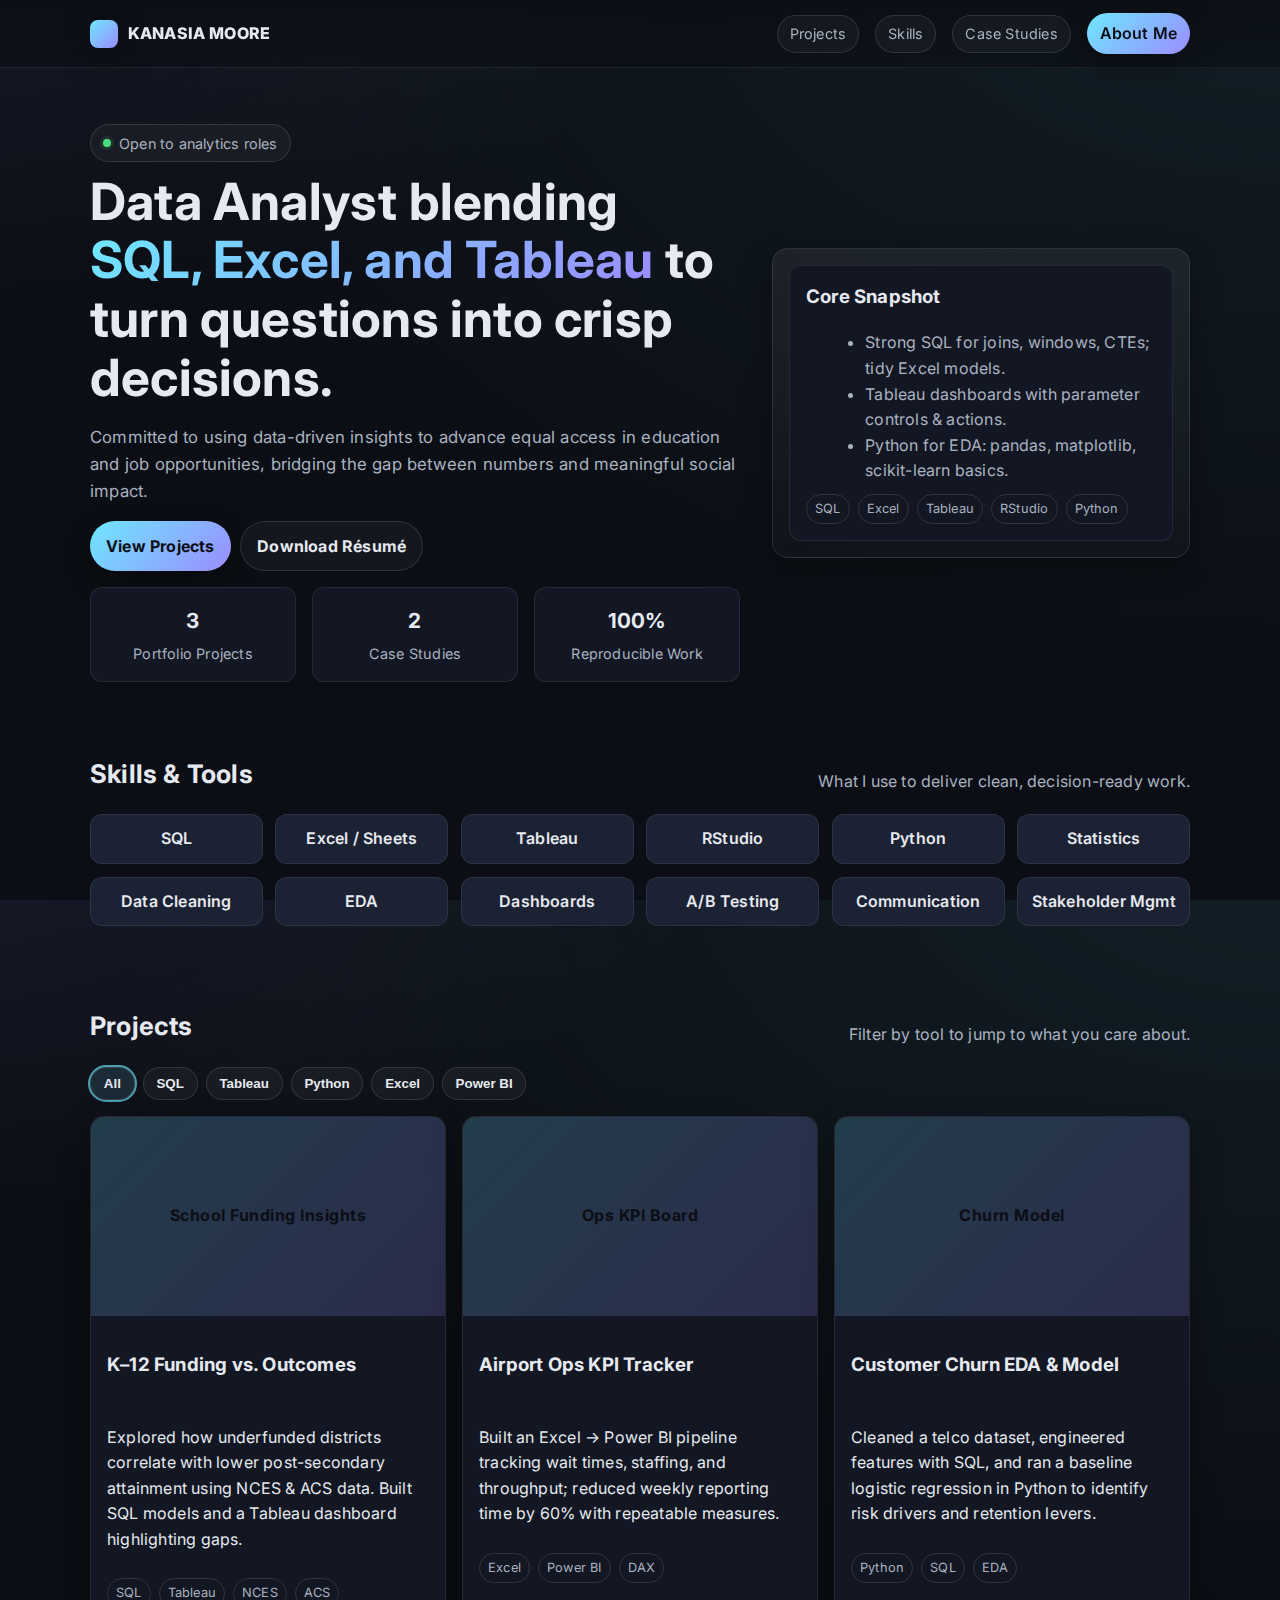
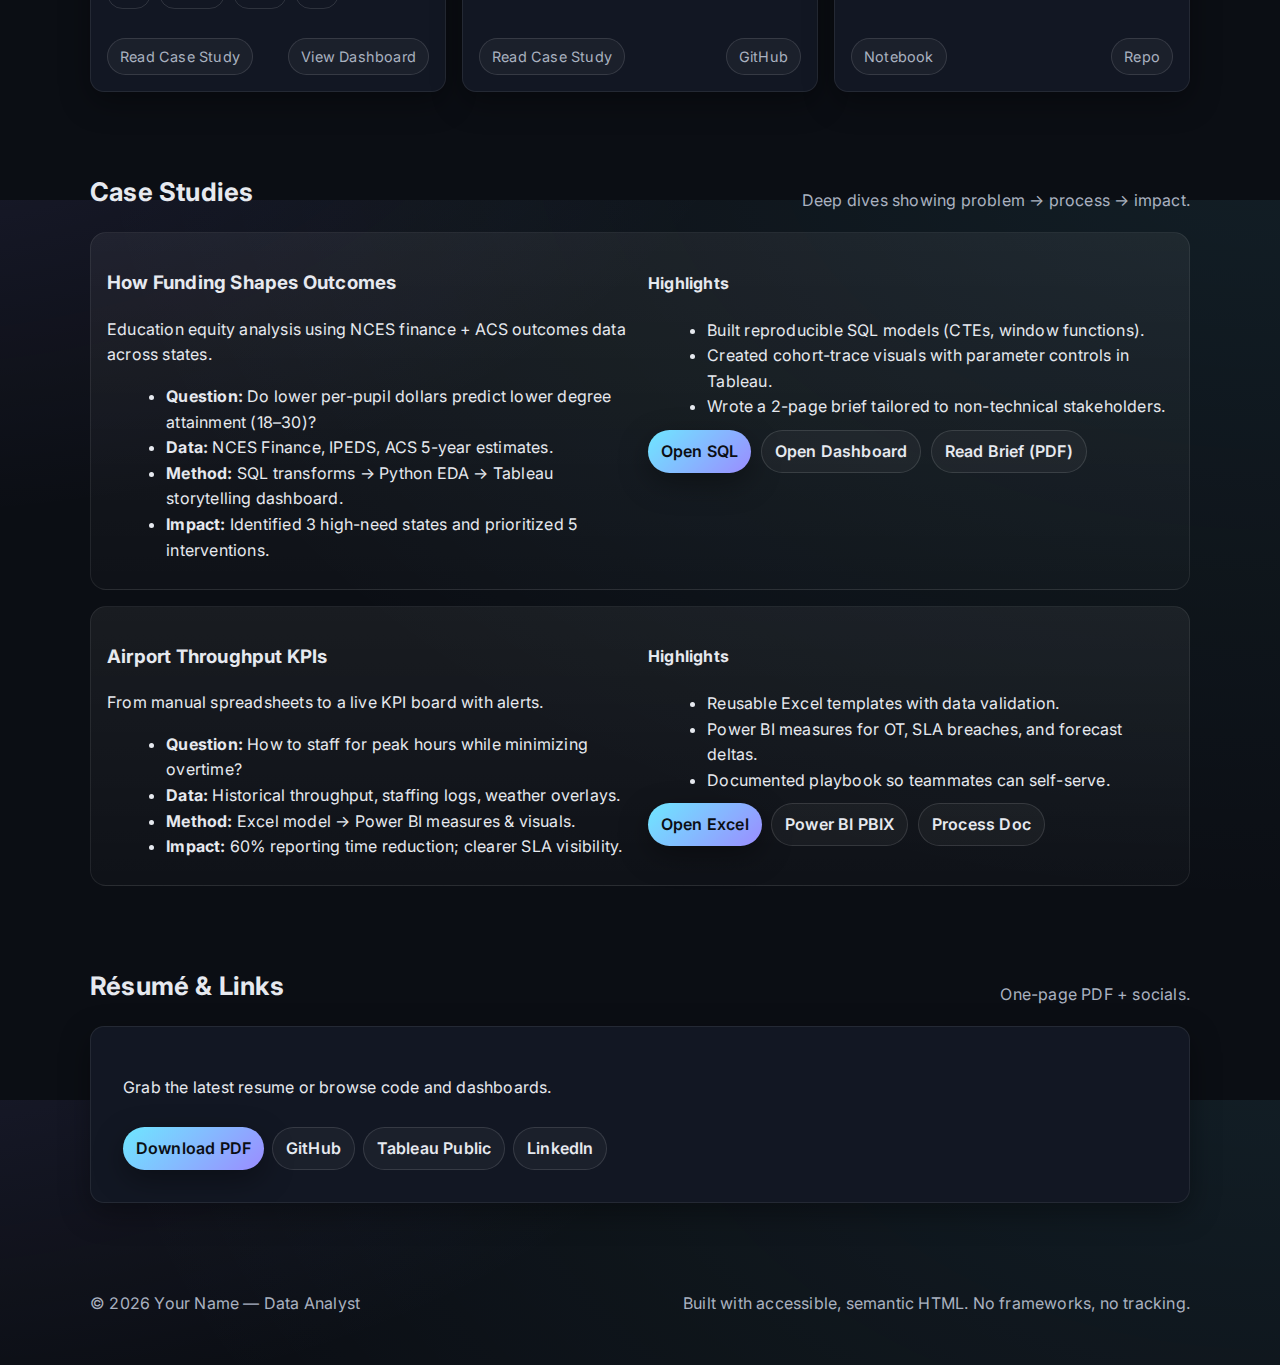
<file: index.html>
<!DOCTYPE html>
<html lang="en">
<head>
  <meta charset="utf-8" />
  <meta name="viewport" content="width=device-width, initial-scale=1" />
  <title>Data Analyst Portfolio – Kanasia Moore</title>
  <meta name="description" content="Portfolio of a data analyst specializing in SQL, Excel, Tableau/Power BI, and Python." />
  <link rel="preconnect" href="https://fonts.googleapis.com">
  <link rel="preconnect" href="https://fonts.gstatic.com" crossorigin>
  <link href="https://fonts.googleapis.com/css2?family=Inter:wght@400;500;600;700;800&display=swap" rel="stylesheet">
  <style>
    :root {
      --bg: #0b0e14;        /* background */
      --card: #121723;      /* card background */
      --soft: #1b2233;      /* softer card */
      --text: #e6e9ef;      /* primary text */
      --muted: #aab2c0;     /* secondary text */
      --brand: #6ee7ff;     /* accent */
      --brand-2: #9b8cff;   /* accent 2 */
      --ok: #4ade80;        /* success */
      --warn: #fbbf24;      /* warning */
      --danger: #f87171;    /* error */
      --shadow: 0 10px 30px rgba(0,0,0,.35);
      --radius: 16px;
    }
    * { box-sizing: border-box; }
    html, body { height: 100%; }
    body {
      margin: 0; font-family: Inter, system-ui, -apple-system, Segoe UI, Roboto, "Helvetica Neue", Arial, "Noto Sans", "Apple Color Emoji", "Segoe UI Emoji";
      background: radial-gradient(1200px 800px at 100% -10%, rgba(110,231,255,.08), transparent),
                  radial-gradient(900px 500px at -10% -20%, rgba(155,140,255,.12), transparent),
                  var(--bg);
      color: var(--text);
      line-height: 1.6;
      letter-spacing: .2px;
    }
    a { color: inherit; text-decoration: none; }
    .container { width: min(1100px, 92%); margin: 0 auto; }
    .pill { display: inline-flex; gap: .5rem; align-items: center; border: 1px solid rgba(255,255,255,.12); padding: .4rem .75rem; border-radius: 999px; background: rgba(255,255,255,.04); color: var(--muted); font-size: .9rem; }
    .pill .dot { width: 8px; height: 8px; border-radius: 999px; background: var(--ok); box-shadow: 0 0 0 3px rgba(74,222,128,.12); }
    header { position: sticky; top: 0; z-index: 20; backdrop-filter: blur(10px); background: linear-gradient(to bottom, rgba(11,14,20,.85), rgba(11,14,20,.55)); border-bottom: 1px solid rgba(255,255,255,.08); }
    nav { display: flex; align-items: center; justify-content: space-between; padding: .8rem 0; }
    .logo { display: flex; gap: .6rem; align-items: center; font-weight: 800; letter-spacing: .3px; }
    .logo .mark { width: 28px; height: 28px; border-radius: 8px; background: linear-gradient(135deg, var(--brand), var(--brand-2)); box-shadow: var(--shadow); }
    .navlinks { display: flex; gap: 1rem; align-items: center; }
    .btn { display: inline-flex; align-items: center; gap: .6rem; background: linear-gradient(135deg, var(--brand), var(--brand-2)); color: #0b0e14; padding: .7rem 1rem; border-radius: 999px; font-weight: 700; border: none; cursor: pointer; box-shadow: var(--shadow); }
    .btn.ghost { background: rgba(255,255,255,.04); color: var(--text); border: 1px solid rgba(255,255,255,.12); box-shadow: none; }
    .btn.small { padding: .5rem .8rem; font-weight: 600; }

    /* Hero */
    .hero { display: grid; grid-template-columns: 1.4fr .9fr; gap: 2rem; padding: 3.5rem 0 2rem; align-items: center; }
    .hero h1 { font-size: clamp(2.2rem, 5vw, 3.2rem); line-height: 1.15; margin: .6rem 0 1rem; }
    .hero p { color: var(--muted); font-size: 1.05rem; }
    .hero-card { background: linear-gradient(180deg, rgba(255,255,255,.06), rgba(255,255,255,.02)); border: 1px solid rgba(255,255,255,.1); padding: 1rem; border-radius: var(--radius); box-shadow: var(--shadow); }
    .stats { display: grid; grid-template-columns: repeat(3, 1fr); gap: 1rem; margin-top: 1rem; }
    .stat { background: var(--card); border: 1px solid rgba(255,255,255,.08); padding: 1rem; border-radius: 12px; text-align: center; }
    .stat h3 { margin: 0; font-size: 1.3rem; }
    .stat p { margin: .25rem 0 0; color: var(--muted); font-size: .9rem; }

    /* Sections */
    section { padding: 2.5rem 0; }
    .section-head { display: flex; align-items: end; justify-content: space-between; margin-bottom: 1.2rem; }
    .section-head h2 { margin: 0; font-size: 1.6rem; letter-spacing: .2px; }
    .section-head p { margin: 0; color: var(--muted); }

    /* Skills */
    .skills { display: grid; grid-template-columns: repeat(6, 1fr); gap: .8rem; }
    .chip { background: var(--soft); border: 1px solid rgba(255,255,255,.08); border-radius: 12px; padding: .7rem .8rem; text-align: center; font-weight: 600; }

    /* Projects */
    .projects { display: grid; grid-template-columns: repeat(3, 1fr); gap: 1rem; }
    .card { background: var(--card); border: 1px solid rgba(255,255,255,.08); border-radius: 14px; overflow: hidden; display: flex; flex-direction: column; box-shadow: var(--shadow); }
    .thumb { aspect-ratio: 16/9; background: linear-gradient(135deg, rgba(110,231,255,.18), rgba(155,140,255,.18)); display: grid; place-items: center; font-weight: 700; letter-spacing: .5px; color: #0b0e14; }
    .card-body { padding: 1rem; display: grid; gap: .6rem; }
    .tags { display: flex; flex-wrap: wrap; gap: .5rem; }
    .tag { font-size: .8rem; padding: .25rem .5rem; border-radius: 999px; border: 1px solid rgba(255,255,255,.12); color: var(--muted); }
    .card-footer { margin-top: auto; display: flex; justify-content: space-between; padding: .8rem 1rem 1rem; }
    .filterbar { display: flex; gap: .5rem; flex-wrap: wrap; margin-bottom: 1rem; }

    /* Case Studies */
    .case { display: grid; grid-template-columns: 1fr 1fr; gap: 1rem; align-items: start; background: linear-gradient(180deg, rgba(255,255,255,.06), rgba(255,255,255,.02)); border: 1px solid rgba(255,255,255,.08); padding: 1rem; border-radius: 16px; }
    .case ul { margin: .3rem 0 .6rem 1.2rem; }

    footer { color: var(--muted); padding: 2rem 0; }

    /* Responsive */
    @media (max-width: 980px) {
      .hero { grid-template-columns: 1fr; }
      .projects { grid-template-columns: repeat(2, 1fr); }
      .skills { grid-template-columns: repeat(3, 1fr); }
      .case { grid-template-columns: 1fr; }
    }
    @media (max-width: 640px) {
      .stats { grid-template-columns: 1fr 1fr; }
      .projects { grid-template-columns: 1fr; }
      .skills { grid-template-columns: repeat(2, 1fr); }
    }
  </style>
  <script>
    // Simple client-side project filtering
    document.addEventListener('DOMContentLoaded', () => {
      const buttons = document.querySelectorAll('[data-filter]');
      const cards = document.querySelectorAll('[data-tags]');
      buttons.forEach(btn => btn.addEventListener('click', () => {
        const f = btn.getAttribute('data-filter');
        buttons.forEach(b => b.classList.remove('active'));
        btn.classList.add('active');
        cards.forEach(c => {
          const tags = c.getAttribute('data-tags');
          c.style.display = (f === 'all' || tags.includes(f)) ? 'flex' : 'none';
        });
      }));
    });
  </script>
  <style>
    /* tiny style helper for active filter */
    .filterbar .active { outline: 2px solid rgba(110,231,255,.65); background: rgba(110,231,255,.12); }
  </style>
  <script type="application/ld+json">
  {
    "@context": "https://schema.org",
    "@type": "Person",
    "name": "Kanasia Moore",
    "jobTitle": "Data Analyst",
    "url": "https://your-domain.com",
    "sameAs": ["https://www.linkedin.com/in/kanasia-moore"],
    "skills": "SQL, Excel, Tableau, Python, Data Visualization, Statistics"
  }
  </script>
</head>
<body>
  <header>
    <div class="container">
      <nav>
        <a class="logo" href="#top" aria-label="Go to top">
          <span class="mark" aria-hidden="true"></span>
          <span>KANASIA MOORE</span>
        </a>
        <div class="navlinks">
          <a href="#projects" class="pill">Projects</a>
          <a href="#skills" class="pill">Skills</a>
          <a href="#case-studies" class="pill">Case Studies</a>
          <a href="#about-me" class="btn small">About Me</a>
        </div>
      </nav>
    </div>
  </header>

  <main class="container" id="top">
    <!-- HERO -->
    <section class="hero" aria-label="Introduction">
      <div>
        <span class="pill"><span class="dot"></span> Open to analytics roles</span>
        <h1>Data Analyst blending <span style="background: linear-gradient(135deg, var(--brand), var(--brand-2)); -webkit-background-clip: text; background-clip: text; color: transparent;">SQL, Excel, and Tableau</span> to turn questions into crisp decisions.</h1>
        <p>Committed to using data-driven insights to advance equal access in education and job opportunities, bridging the gap between numbers and meaningful social impact.</p>
        <div style="display:flex; gap:.6rem; margin-top:1rem; flex-wrap: wrap;">
          <a href="#projects" class="btn">View Projects</a>
          <a href="#resume" class="btn ghost">Download Résumé</a>
        </div>
        <div class="stats">
          <div class="stat"><h3>3</h3><p>Portfolio Projects</p></div>
          <div class="stat"><h3>2</h3><p>Case Studies</p></div>
          <div class="stat"><h3>100% </h3><p>Reproducible Work</p></div>
        </div>
      </div>
      <div class="hero-card" aria-label="Quick profile">
        <div style="background:var(--card); border-radius:12px; padding:1rem; border:1px solid rgba(255,255,255,.08);">
          <h3 style="margin-top:0">Core Snapshot</h3>
          <ul style="margin: .3rem 0 .6rem 1.2rem; color: var(--muted);">
            <li>Strong SQL for joins, windows, CTEs; tidy Excel models.</li>
            <li>Tableau dashboards with parameter controls & actions.</li>
            <li>Python for EDA: pandas, matplotlib, scikit-learn basics.</li>
          </ul>
          <div class="tags">
            <span class="tag">SQL</span>
            <span class="tag">Excel</span>
            <span class="tag">Tableau</span>
            <span class="tag">RStudio</span>
            <span class="tag">Python</span>
          </div>
        </div>
      </div>
    </section>

    <!-- SKILLS -->
    <section id="skills" aria-label="Skills & Tools">
      <div class="section-head">
        <h2>Skills & Tools</h2>
        <p>What I use to deliver clean, decision-ready work.</p>
      </div>
      <div class="skills">
        <div class="chip" title="SQL">SQL</div>
        <div class="chip" title="Excel / Google Sheets">Excel / Sheets</div>
        <div class="chip" title="Tableau">Tableau</div>
        <div class="chip" title="RStudio">RStudio</div>
        <div class="chip" title="Python (pandas, matplotlib)">Python</div>
        <div class="chip" title="Statistics">Statistics</div>
        <div class="chip" title="Data Cleaning">Data Cleaning</div>
        <div class="chip" title="EDA">EDA</div>
        <div class="chip" title="Dashboards">Dashboards</div>
        <div class="chip" title="A/B Testing">A/B Testing</div>
        <div class="chip" title="Communication">Communication</div>
        <div class="chip" title="Stakeholder mgmt">Stakeholder Mgmt</div>
      </div>
    </section>

    <!-- PROJECTS -->
    <section id="projects" aria-label="Selected Projects">
      <div class="section-head">
        <h2>Projects</h2>
        <p>Filter by tool to jump to what you care about.</p>
      </div>
      <div class="filterbar">
        <button class="btn ghost small active" data-filter="all">All</button>
        <button class="btn ghost small" data-filter="SQL">SQL</button>
        <button class="btn ghost small" data-filter="Tableau">Tableau</button>
        <button class="btn ghost small" data-filter="Python">Python</button>
        <button class="btn ghost small" data-filter="Excel">Excel</button>
        <button class="btn ghost small" data-filter="Power BI">Power BI</button>
      </div>
      <div class="projects">
        <!-- Project Card Template -->
        <article class="card" data-tags="SQL,Tableau">
          <div class="thumb">School Funding Insights</div>
          <div class="card-body">
            <h3>K–12 Funding vs. Outcomes</h3>
            <p class="muted">Explored how underfunded districts correlate with lower post-secondary attainment using NCES & ACS data. Built SQL models and a Tableau dashboard highlighting gaps.</p>
            <div class="tags">
              <span class="tag">SQL</span>
              <span class="tag">Tableau</span>
              <span class="tag">NCES</span>
              <span class="tag">ACS</span>
            </div>
          </div>
          <div class="card-footer">
            <a href="#case-studies" class="pill">Read Case Study</a>
            <a href="https://public.tableau.com/" target="_blank" class="pill">View Dashboard</a>
          </div>
        </article>

        <article class="card" data-tags="Excel,Power BI">
          <div class="thumb">Ops KPI Board</div>
          <div class="card-body">
            <h3>Airport Ops KPI Tracker</h3>
            <p class="muted">Built an Excel → Power BI pipeline tracking wait times, staffing, and throughput; reduced weekly reporting time by 60% with repeatable measures.</p>
            <div class="tags">
              <span class="tag">Excel</span>
              <span class="tag">Power BI</span>
              <span class="tag">DAX</span>
            </div>
          </div>
          <div class="card-footer">
            <a href="#case-studies" class="pill">Read Case Study</a>
            <a href="https://github.com/Kanasia-Moore" class="pill">GitHub</a>
          </div>
        </article>

        <article class="card" data-tags="Python,SQL">
          <div class="thumb">Churn Model</div>
          <div class="card-body">
            <h3>Customer Churn EDA & Model</h3>
            <p class="muted">Cleaned a telco dataset, engineered features with SQL, and ran a baseline logistic regression in Python to identify risk drivers and retention levers.</p>
            <div class="tags">
              <span class="tag">Python</span>
              <span class="tag">SQL</span>
              <span class="tag">EDA</span>
            </div>
          </div>
          <div class="card-footer">
            <a href="#" class="pill">Notebook</a>
            <a href="#" class="pill">Repo</a>
          </div>
        </article>
      </div>
    </section>

    <!-- CASE STUDIES -->
    <section id="case-studies" aria-label="Case Studies">
      <div class="section-head">
        <h2>Case Studies</h2>
        <p>Deep dives showing problem → process → impact.</p>
      </div>

      <article class="case">
        <div>
          <h3>How Funding Shapes Outcomes</h3>
          <p class="muted">Education equity analysis using NCES finance + ACS outcomes data across states.</p>
          <ul>
            <li><strong>Question:</strong> Do lower per-pupil dollars predict lower degree attainment (18–30)?</li>
            <li><strong>Data:</strong> NCES Finance, IPEDS, ACS 5-year estimates.</li>
            <li><strong>Method:</strong> SQL transforms → Python EDA → Tableau storytelling dashboard.</li>
            <li><strong>Impact:</strong> Identified 3 high-need states and prioritized 5 interventions.</li>
          </ul>
        </div>
        <div>
          <h4>Highlights</h4>
          <ul>
            <li>Built reproducible SQL models (CTEs, window functions).</li>
            <li>Created cohort-trace visuals with parameter controls in Tableau.</li>
            <li>Wrote a 2-page brief tailored to non-technical stakeholders.</li>
          </ul>
          <div style="display:flex; gap:.6rem; flex-wrap:wrap;">
            <a href="#" class="btn small">Open SQL</a>
            <a href="#" class="btn ghost small">Open Dashboard</a>
            <a href="#" class="btn ghost small">Read Brief (PDF)</a>
          </div>
        </div>
      </article>

      <article class="case" style="margin-top:1rem;">
        <div>
          <h3>Airport Throughput KPIs</h3>
          <p class="muted">From manual spreadsheets to a live KPI board with alerts.</p>
          <ul>
            <li><strong>Question:</strong> How to staff for peak hours while minimizing overtime?</li>
            <li><strong>Data:</strong> Historical throughput, staffing logs, weather overlays.</li>
            <li><strong>Method:</strong> Excel model → Power BI measures & visuals.</li>
            <li><strong>Impact:</strong> 60% reporting time reduction; clearer SLA visibility.</li>
          </ul>
        </div>
        <div>
          <h4>Highlights</h4>
          <ul>
            <li>Reusable Excel templates with data validation.</li>
            <li>Power BI measures for OT, SLA breaches, and forecast deltas.</li>
            <li>Documented playbook so teammates can self-serve.</li>
          </ul>
          <div style="display:flex; gap:.6rem; flex-wrap:wrap;">
            <a href="#" class="btn small">Open Excel</a>
            <a href="#" class="btn ghost small">Power BI PBIX</a>
            <a href="#" class="btn ghost small">Process Doc</a>
          </div>
        </div>
      </article>
    </section>

    <!-- RESUME / DOWNLOADS -->
    <section id="resume" aria-label="Résumé & Downloads">
      <div class="section-head">
        <h2>Résumé & Links</h2>
        <p>One-page PDF + socials.</p>
      </div>
      <div class="card" style="padding:1rem;">
        <div class="card-body">
          <p>Grab the latest resume or browse code and dashboards.</p>
          <div class="tags">
            <a class="btn small" href="./Your_Name_Resume.pdf" download>Download PDF</a>
            <a class="btn ghost small" href="https://github.com/Kanasia-Moore" target="_blank">GitHub</a>
            <a class="btn ghost small" href="https://public.tableau.com/app/profile/kanasia.moore" target="_blank">Tableau Public</a>
            <a class="btn ghost small" href="https://www.linkedin.com/in/kanasia-moore" target="_blank">LinkedIn</a>
          </div>
        </div>
      </div>
  </main>

  <footer>
    <div class="container">
      <div style="display:flex; justify-content: space-between; gap: 1rem; flex-wrap: wrap;">
        <p>© <span id="year"></span> Your Name — Data Analyst</p>
        <p>Built with accessible, semantic HTML. No frameworks, no tracking.</p>
      </div>
    </div>
  </footer>

  <script>
    // Set year
    document.getElementById('year').textContent = new Date().getFullYear();
  </script>
</body>
</html>
</file>
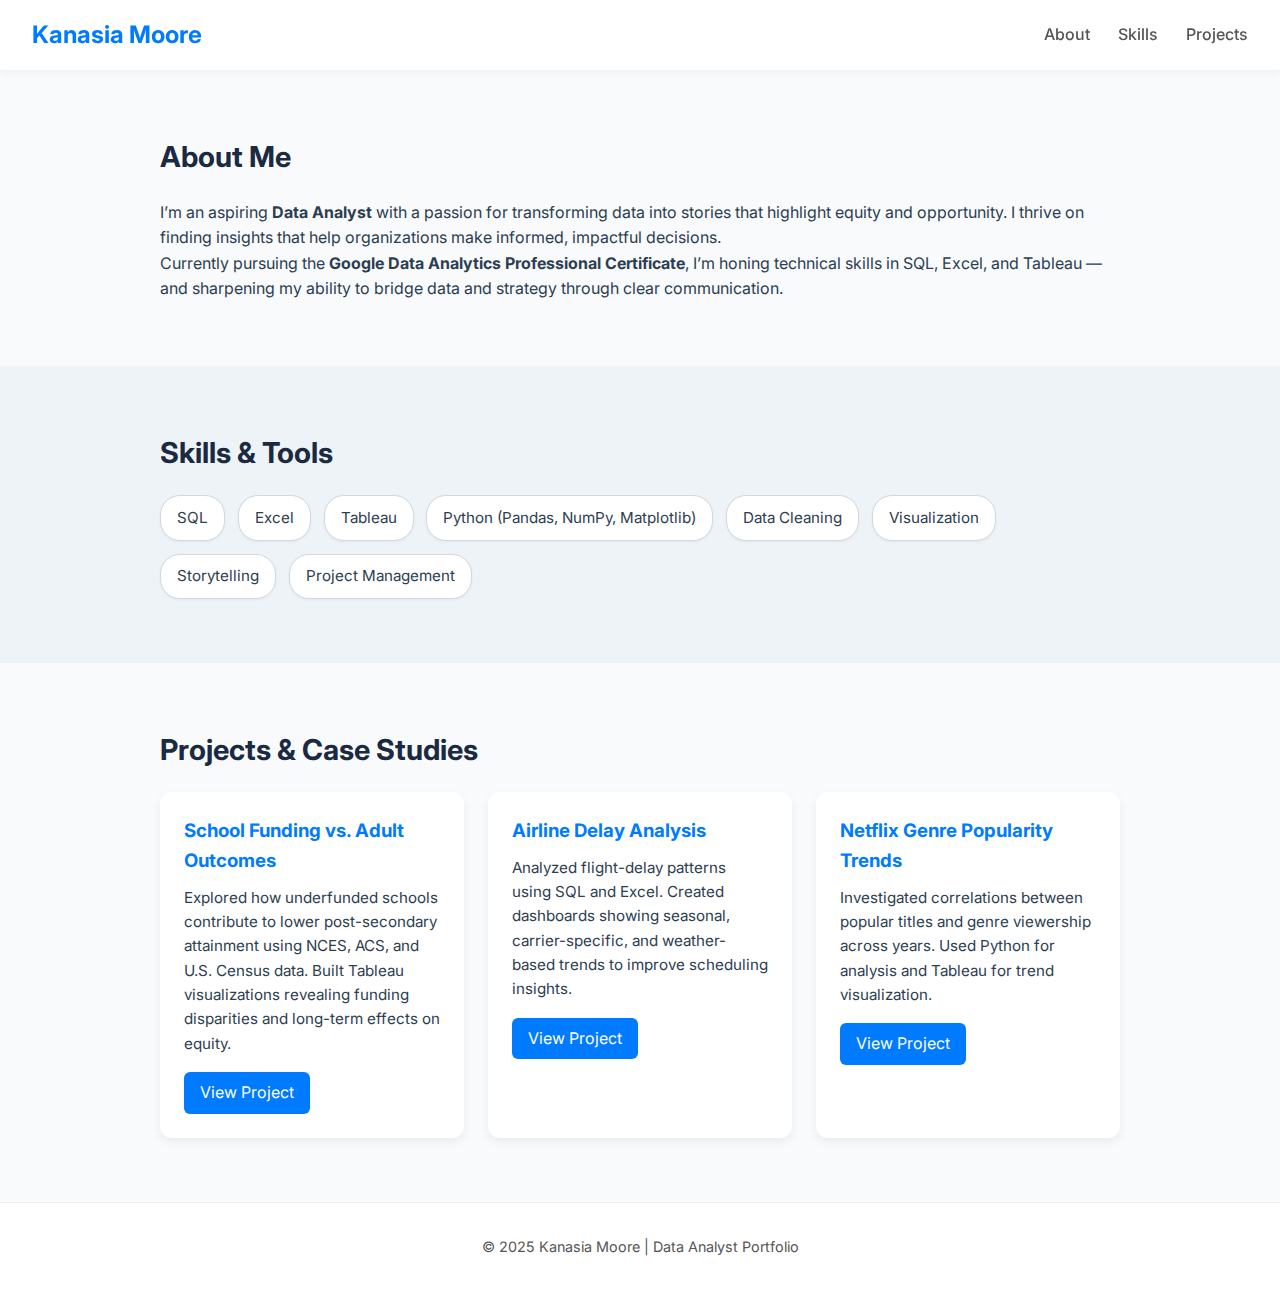
<file: Kanasia-Portfolio/index.html>
<!DOCTYPE html>
<html lang="en">
<head>
  <meta charset="UTF-8" />
  <meta name="viewport" content="width=device-width, initial-scale=1.0" />
  <title>Kanasia Moore | Data Analyst Portfolio</title>
  <link rel="stylesheet" href="style.css" />
  <link href="https://fonts.googleapis.com/css2?family=Inter:wght@400;500;700&display=swap" rel="stylesheet">
</head>

<body>
  <header class="fade">
    <h1 class="logo">Kanasia Moore</h1>
    <nav>
      <a href="#about">About</a>
      <a href="#skills">Skills</a>
      <a href="#projects">Projects</a>
    </nav>
  </header>

  <main>
    <!-- About -->
    <section id="about" class="section fade">
      <div class="container">
        <h2>About Me</h2>
        <p>
          I’m an aspiring <strong>Data Analyst</strong> with a passion for transforming data into stories that
          highlight equity and opportunity. I thrive on finding insights that help organizations make informed, impactful decisions.
        </p>
        <p>
          Currently pursuing the <strong>Google Data Analytics Professional Certificate</strong>, I’m honing technical
          skills in SQL, Excel, and Tableau — and sharpening my ability to bridge data and strategy through clear communication.
        </p>
      </div>
    </section>

    <!-- Skills -->
    <section id="skills" class="section alt fade">
      <div class="container">
        <h2>Skills & Tools</h2>
        <ul class="skills-list">
          <li>SQL</li><li>Excel</li><li>Tableau</li><li>Python (Pandas, NumPy, Matplotlib)</li>
          <li>Data Cleaning</li><li>Visualization</li><li>Storytelling</li><li>Project Management</li>
        </ul>
      </div>
    </section>

    <!-- Projects -->
    <section id="projects" class="section fade">
      <div class="container">
        <h2>Projects & Case Studies</h2>

        <div class="project-grid">
          <div class="project-card">
            <h3>School Funding vs. Adult Outcomes</h3>
            <p>
              Explored how underfunded schools contribute to lower post-secondary attainment using NCES, ACS,
              and U.S. Census data. Built Tableau visualizations revealing funding disparities and long-term effects on equity.
            </p>
            <a href="#" target="_blank" class="btn">View Project</a>
          </div>

          <div class="project-card">
            <h3>Airline Delay Analysis</h3>
            <p>
              Analyzed flight-delay patterns using SQL and Excel. Created dashboards showing seasonal,
              carrier-specific, and weather-based trends to improve scheduling insights.
            </p>
            <a href="#" target="_blank" class="btn">View Project</a>
          </div>

          <div class="project-card">
            <h3>Netflix Genre Popularity Trends</h3>
            <p>
              Investigated correlations between popular titles and genre viewership across years.
              Used Python for analysis and Tableau for trend visualization.
            </p>
            <a href="#" target="_blank" class="btn">View Project</a>
          </div>
        </div>
      </div>
    </section>
  </main>

  <footer class="fade">
    <p>© 2025 Kanasia Moore | Data Analyst Portfolio</p>
  </footer>

  <script src="script.js"></script>
</body>
</html>
</file>
<file: Kanasia-Portfolio/style.css>
/* ---------- Base ---------- */
* {
  margin: 0;
  padding: 0;
  box-sizing: border-box;
  font-family: "Inter", sans-serif;
}

body {
  background: #f8fafc;
  color: #2c3e50;
  line-height: 1.6;
  scroll-behavior: smooth;
}

/* ---------- Header ---------- */
header {
  position: sticky;
  top: 0;
  display: flex;
  justify-content: space-between;
  align-items: center;
  background: #fff;
  padding: 1rem 2rem;
  box-shadow: 0 2px 8px rgba(0,0,0,0.05);
  z-index: 10;
}

.logo {
  font-size: 1.5rem;
  font-weight: 700;
  color: #007bff;
}

nav a {
  margin-left: 1.5rem;
  text-decoration: none;
  color: #555;
  font-weight: 500;
  transition: color 0.3s ease;
}
nav a:hover {
  color: #007bff;
}

/* ---------- Sections ---------- */
.section {
  padding: 4rem 2rem;
  animation: fadeUp 0.8s ease forwards;
  opacity: 0;
}
.alt {
  background: #eef3f8;
}
.container {
  max-width: 960px;
  margin: 0 auto;
}

h2 {
  font-size: 1.8rem;
  margin-bottom: 1.2rem;
  color: #1b2a41;
}

/* ---------- Skills ---------- */
.skills-list {
  display: flex;
  flex-wrap: wrap;
  gap: 0.8rem;
}
.skills-list li {
  list-style: none;
  background: #fff;
  border: 1px solid #cfd8e3;
  padding: 0.6rem 1rem;
  border-radius: 20px;
  font-size: 0.95rem;
  box-shadow: 0 1px 3px rgba(0,0,0,0.05);
  transition: transform 0.2s ease, background 0.2s ease;
}
.skills-list li:hover {
  background: #007bff;
  color: #fff;
  transform: scale(1.05);
}

/* ---------- Projects ---------- */
.project-grid {
  display: grid;
  grid-template-columns: repeat(auto-fit, minmax(260px, 1fr));
  gap: 1.5rem;
}
.project-card {
  background: #fff;
  border-radius: 12px;
  padding: 1.5rem;
  box-shadow: 0 4px 10px rgba(0,0,0,0.06);
  transition: transform 0.3s ease, box-shadow 0.3s ease;
}
.project-card:hover {
  transform: translateY(-6px);
  box-shadow: 0 8px 20px rgba(0,0,0,0.1);
}
.project-card h3 {
  color: #007bff;
  margin-bottom: 0.6rem;
}
.project-card p {
  margin-bottom: 1rem;
  font-size: 0.95rem;
}
.btn {
  display: inline-block;
  background: #007bff;
  color: #fff;
  padding: 0.5rem 1rem;
  border-radius: 6px;
  text-decoration: none;
  transition: background 0.3s ease;
}
.btn:hover {
  background: #0056b3;
}

/* ---------- Footer ---------- */
footer {
  background: #fff;
  text-align: center;
  padding: 2rem 1rem;
  border-top: 1px solid #eee;
  font-size: 0.9rem;
  color: #555;
}

/* ---------- Animations ---------- */
@keyframes fadeUp {
  from {
    transform: translateY(20px);
    opacity: 0;
  }
  to {
    transform: translateY(0);
    opacity: 1;
  }
}

/* Fade-in utility for scroll reveal */
.fade.visible {
  opacity: 1 !important;
  transform: none !important;
  transition: opacity 0.8s ease, transform 0.8s ease;
}
</file>
